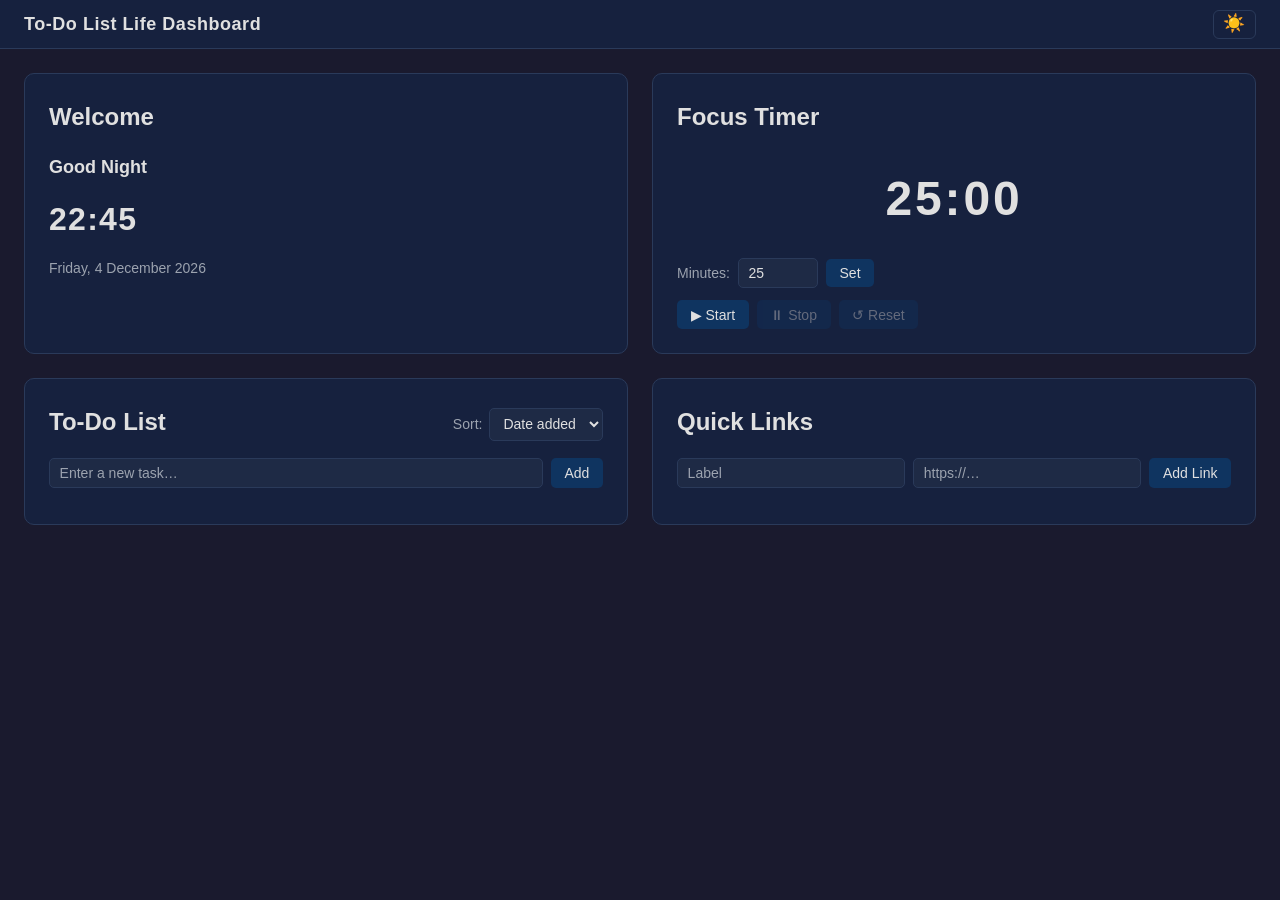
<file: index.html>
<!DOCTYPE html>
<html lang="en" data-theme="dark">
  <head>
    <meta charset="UTF-8" />
    <meta name="viewport" content="width=device-width, initial-scale=1.0" />
    <title>To-Do Life Dashboard</title>
    <link rel="stylesheet" href="css/style.css" />
  </head>
  <body>

    <!-- Top bar: theme toggle -->
    <header class="topbar">
      <span class="topbar-title">To-Do List Life Dashboard</span>
      <button id="theme-toggle" aria-label="Switch to light mode" title="Toggle light / dark mode">
        <span id="theme-icon">☀️</span>
      </button>
    </header>

    <div class="dashboard-grid">

      <!-- Greeting Widget -->
      <section id="greeting-widget" class="widget widget--greeting">
        <h2>Welcome</h2>
        <p id="greeting-text"></p>
        <p id="greeting-time"></p>
        <p id="greeting-date"></p>
      </section>

      <!-- Focus Timer Widget -->
      <section id="focus-timer" class="widget widget--timer">
        <h2>Focus Timer</h2>

        <div id="timer-display">25:00</div>
        <p id="timer-message" hidden>Session complete! 🎉</p>

        <!-- Custom duration row -->
        <div class="timer-config">
          <label for="timer-duration-input">Minutes:</label>
          <input id="timer-duration-input" type="number" min="1" max="120" value="25"
                 aria-label="Set timer duration in minutes" />
          <button id="timer-set-btn">Set</button>
        </div>

        <!-- Controls -->
        <div class="timer-controls">
          <button id="timer-start">▶ Start</button>
          <button id="timer-stop">⏸ Stop</button>
          <button id="timer-reset">↺ Reset</button>
        </div>
      </section>

      <!-- To-Do List Widget -->
      <section id="todo-list" class="widget widget--todo">
        <div class="widget-header">
          <h2>To-Do List</h2>
          <!-- Sort control -->
          <div class="sort-row">
            <label for="todo-sort-select">Sort:</label>
            <select id="todo-sort-select" aria-label="Sort tasks">
              <option value="added">Date added</option>
              <option value="az">A → Z</option>
              <option value="za">Z → A</option>
              <option value="done-last">Done last</option>
              <option value="done-first">Done first</option>
            </select>
          </div>
        </div>

        <div class="todo-add-row">
          <input id="todo-input" type="text" placeholder="Enter a new task…" />
          <button id="todo-add-btn">Add</button>
        </div>
        <ul id="todo-list-ul"></ul>
      </section>

      <!-- Quick Links Widget -->
      <section id="quick-links" class="widget widget--links">
        <h2>Quick Links</h2>
        <div class="links-add-row">
          <input id="link-label-input" type="text" placeholder="Label" />
          <input id="link-url-input"   type="url"  placeholder="https://…" />
          <button id="link-add-btn">Add Link</button>
        </div>
        <p id="link-validation-msg" hidden></p>
        <div id="links-container"></div>
        <div id="storage-error-banner" hidden></div>
      </section>

    </div>
    <script src="js/app.js" defer></script>
  </body>
</html>
</file>
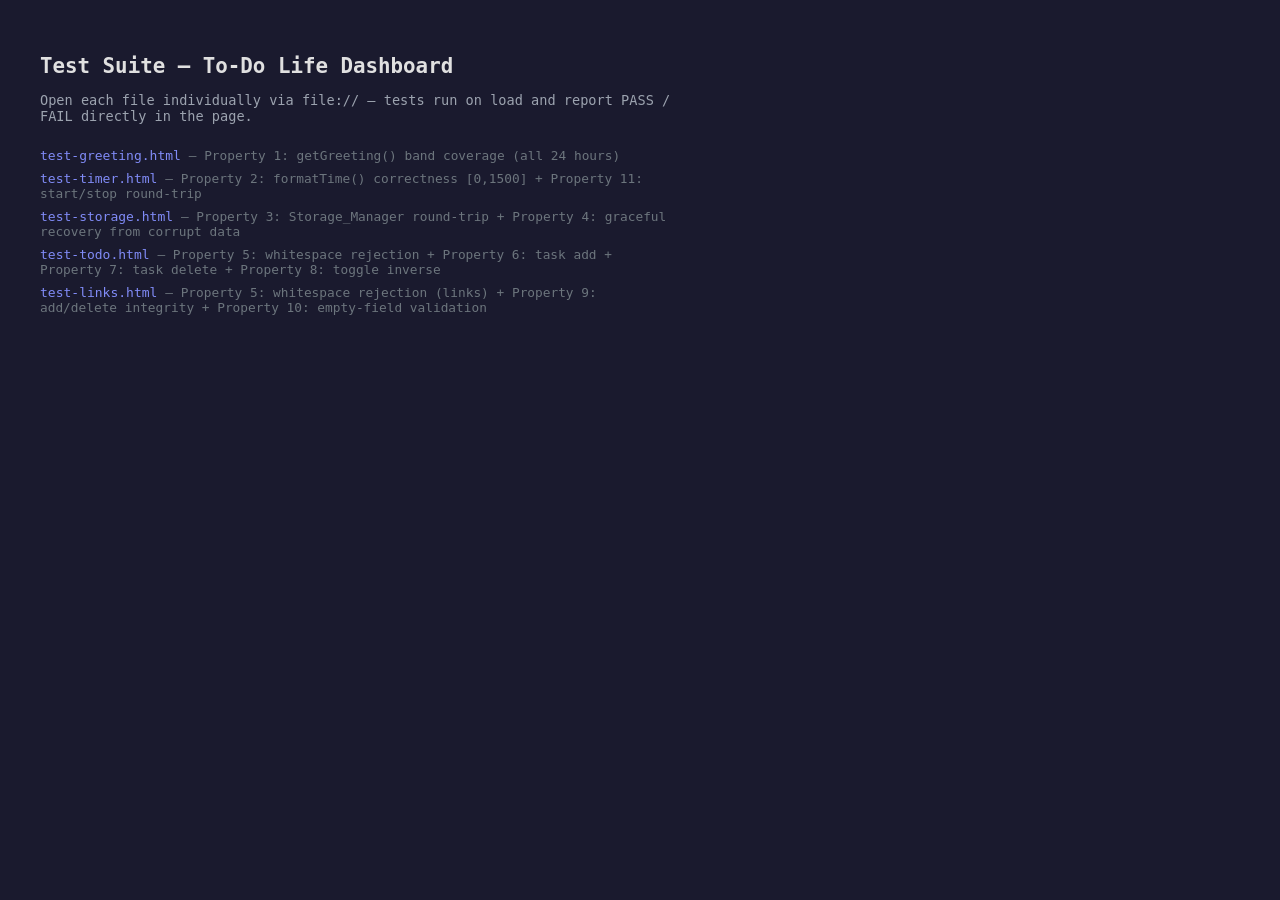
<file: tests/index.html>
<!DOCTYPE html>
<html lang="en">
<head>
  <meta charset="UTF-8" />
  <title>Test Suite Index — To-Do Life Dashboard</title>
  <style>
    body { font-family: monospace; background: #1a1a2e; color: #e0e0e0;
           padding: 2rem; max-width: 640px; }
    h1   { font-size: 1.3rem; margin-bottom: 0.5rem; }
    p    { color: #9ca3af; font-size: 0.85rem; margin-bottom: 1.5rem; }
    ul   { list-style: none; padding: 0; }
    li   { margin: 0.5rem 0; }
    a    { color: #818cf8; text-decoration: none; }
    a:hover { text-decoration: underline; }
    .prop { color: #6c757d; font-size: 0.8rem; }
  </style>
</head>
<body>
  <h1>Test Suite — To-Do Life Dashboard</h1>
  <p>Open each file individually via file:// — tests run on load and report
     PASS / FAIL directly in the page.</p>
  <ul>
    <li>
      <a href="test-greeting.html">test-greeting.html</a>
      <span class="prop">— Property 1: getGreeting() band coverage (all 24 hours)</span>
    </li>
    <li>
      <a href="test-timer.html">test-timer.html</a>
      <span class="prop">— Property 2: formatTime() correctness [0,1500] + Property 11: start/stop round-trip</span>
    </li>
    <li>
      <a href="test-storage.html">test-storage.html</a>
      <span class="prop">— Property 3: Storage_Manager round-trip + Property 4: graceful recovery from corrupt data</span>
    </li>
    <li>
      <a href="test-todo.html">test-todo.html</a>
      <span class="prop">— Property 5: whitespace rejection + Property 6: task add + Property 7: task delete + Property 8: toggle inverse</span>
    </li>
    <li>
      <a href="test-links.html">test-links.html</a>
      <span class="prop">— Property 5: whitespace rejection (links) + Property 9: add/delete integrity + Property 10: empty-field validation</span>
    </li>
  </ul>
</body>
</html>
</file>
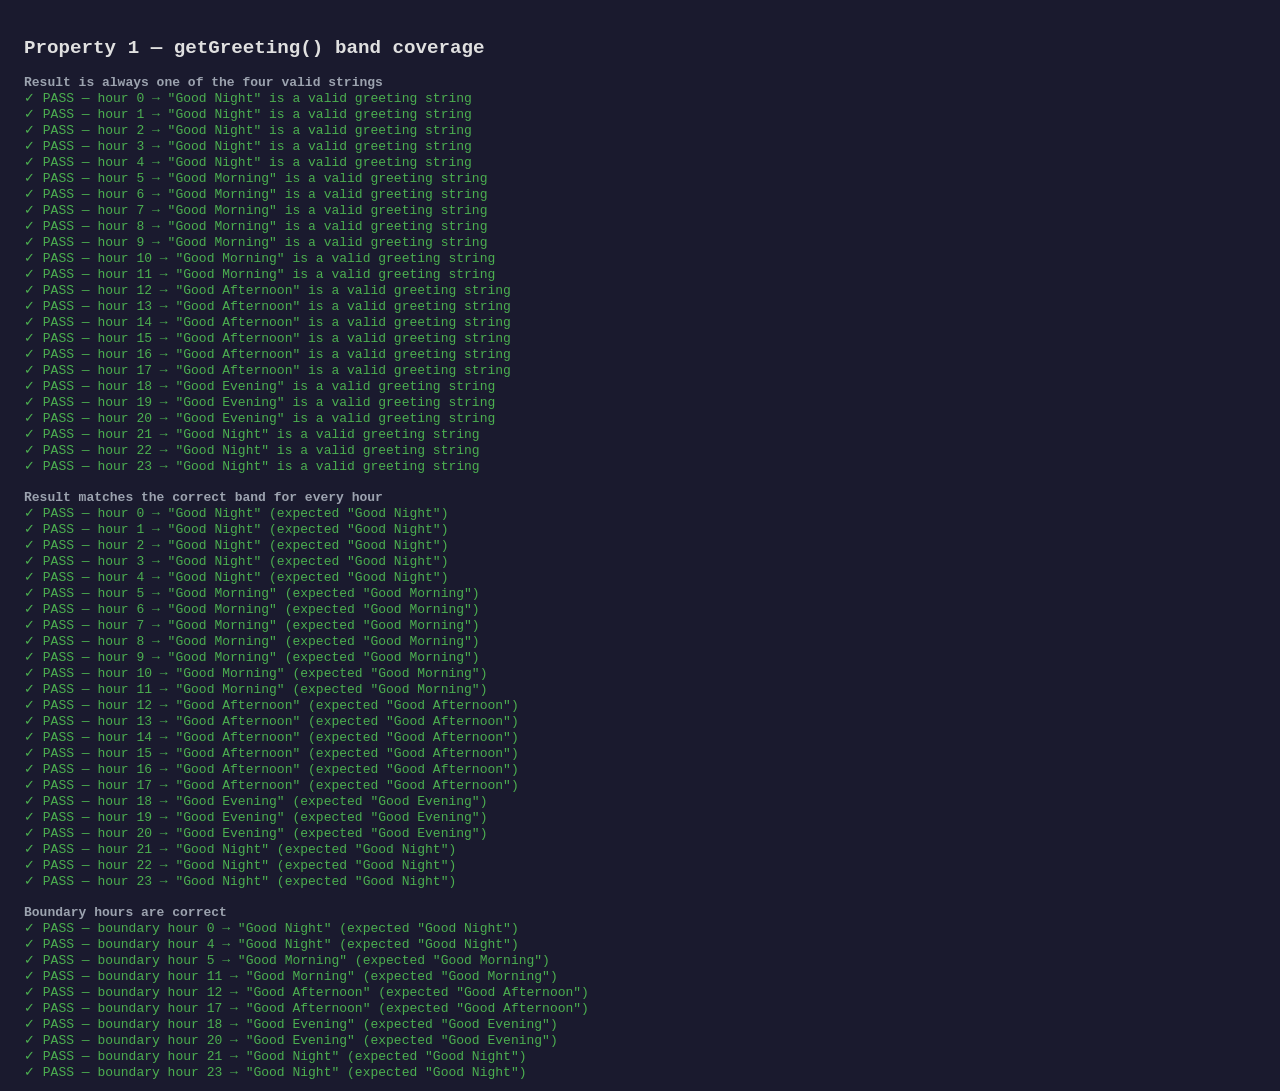
<file: tests/test-greeting.html>
<!DOCTYPE html>
<html lang="en">
<head>
  <meta charset="UTF-8" />
  <title>Test: Greeting_Widget — getGreeting()</title>
  <style>
    body { font-family: monospace; background: #1a1a2e; color: #e0e0e0; padding: 1rem; }
    h1   { font-size: 1.2rem; margin-bottom: 1rem; }
    .pass { color: #4caf50; }
    .fail { color: #f44336; }
    .section { margin-top: 1rem; font-weight: bold; color: #9ca3af; }
    #summary { margin-top: 1.5rem; font-size: 1.1rem; font-weight: bold; }
  </style>
</head>
<body>
  <h1>Property 1 — getGreeting() band coverage</h1>
  <div id="results"></div>
  <div id="summary"></div>

  <!--
    app.js defines getGreeting as a standalone named function on the global
    scope (not inside a module), so loading the script gives us access to it
    directly.  We use a minimal stub DOM so Storage_Manager.init() and the
    widget inits don't throw when they find missing elements.
  -->

  <!-- Minimal DOM stubs required by Storage_Manager + widget init calls -->
  <p id="greeting-text" style="display:none"></p>
  <p id="greeting-time" style="display:none"></p>
  <p id="greeting-date" style="display:none"></p>
  <div id="timer-display" style="display:none"></div>
  <button id="timer-start" style="display:none"></button>
  <button id="timer-stop"  style="display:none"></button>
  <button id="timer-reset" style="display:none"></button>
  <p id="timer-message"    style="display:none"></p>
  <input id="todo-input"   style="display:none" />
  <button id="todo-add-btn" style="display:none"></button>
  <ul id="todo-list-ul"    style="display:none"></ul>
  <input id="link-label-input" style="display:none" />
  <input id="link-url-input"   style="display:none" />
  <button id="link-add-btn"    style="display:none"></button>
  <p id="link-validation-msg"  style="display:none"></p>
  <div id="links-container"    style="display:none"></div>
  <div id="storage-error-banner" style="display:none"></div>
  <section id="todo-list"   style="display:none"></section>
  <section id="quick-links" style="display:none"></section>

  <script src="../js/app.js"></script>
  <script>
    'use strict';

    // ── Tiny harness ─────────────────────────────────────────────────────────
    const results = document.getElementById('results');
    const summary = document.getElementById('summary');
    let passed = 0, failed = 0;

    function assert(condition, description) {
      const el = document.createElement('div');
      if (condition) {
        el.className   = 'pass';
        el.textContent = '✓ PASS — ' + description;
        passed++;
      } else {
        el.className   = 'fail';
        el.textContent = '✗ FAIL — ' + description;
        failed++;
      }
      results.appendChild(el);
    }

    function section(label) {
      const el = document.createElement('div');
      el.className   = 'section';
      el.textContent = label;
      results.appendChild(el);
    }

    // ── Property 1: getGreeting band coverage ────────────────────────────────
    // For every integer hour in [0, 23] verify:
    //   (a) the result is one of the four valid strings
    //   (b) the result matches the correct band

    const VALID = new Set(['Good Morning', 'Good Afternoon', 'Good Evening', 'Good Night']);
    const BANDS = {
      'Good Morning'   : [5, 6, 7, 8, 9, 10, 11],
      'Good Afternoon' : [12, 13, 14, 15, 16, 17],
      'Good Evening'   : [18, 19, 20],
      'Good Night'     : [0, 1, 2, 3, 4, 21, 22, 23],
    };

    // Build reverse map: hour → expected greeting
    const EXPECTED = {};
    for (const [greeting, hours] of Object.entries(BANDS)) {
      for (const h of hours) EXPECTED[h] = greeting;
    }

    section('Result is always one of the four valid strings');
    for (let h = 0; h <= 23; h++) {
      const result = getGreeting(h);
      assert(
        VALID.has(result),
        'hour ' + h + ' → "' + result + '" is a valid greeting string'
      );
    }

    section('Result matches the correct band for every hour');
    for (let h = 0; h <= 23; h++) {
      const result   = getGreeting(h);
      const expected = EXPECTED[h];
      assert(
        result === expected,
        'hour ' + h + ' → "' + result + '" (expected "' + expected + '")'
      );
    }

    section('Boundary hours are correct');
    const boundaries = [
      [0,  'Good Night'],
      [4,  'Good Night'],
      [5,  'Good Morning'],
      [11, 'Good Morning'],
      [12, 'Good Afternoon'],
      [17, 'Good Afternoon'],
      [18, 'Good Evening'],
      [20, 'Good Evening'],
      [21, 'Good Night'],
      [23, 'Good Night'],
    ];
    for (const [h, expected] of boundaries) {
      assert(
        getGreeting(h) === expected,
        'boundary hour ' + h + ' → "' + getGreeting(h) + '" (expected "' + expected + '")'
      );
    }

    // ── Summary ──────────────────────────────────────────────────────────────
    summary.textContent = 'Results: ' + passed + ' passed, ' + failed + ' failed';
    summary.style.color = failed === 0 ? '#4caf50' : '#f44336';
  </script>
</body>
</html>
</file>
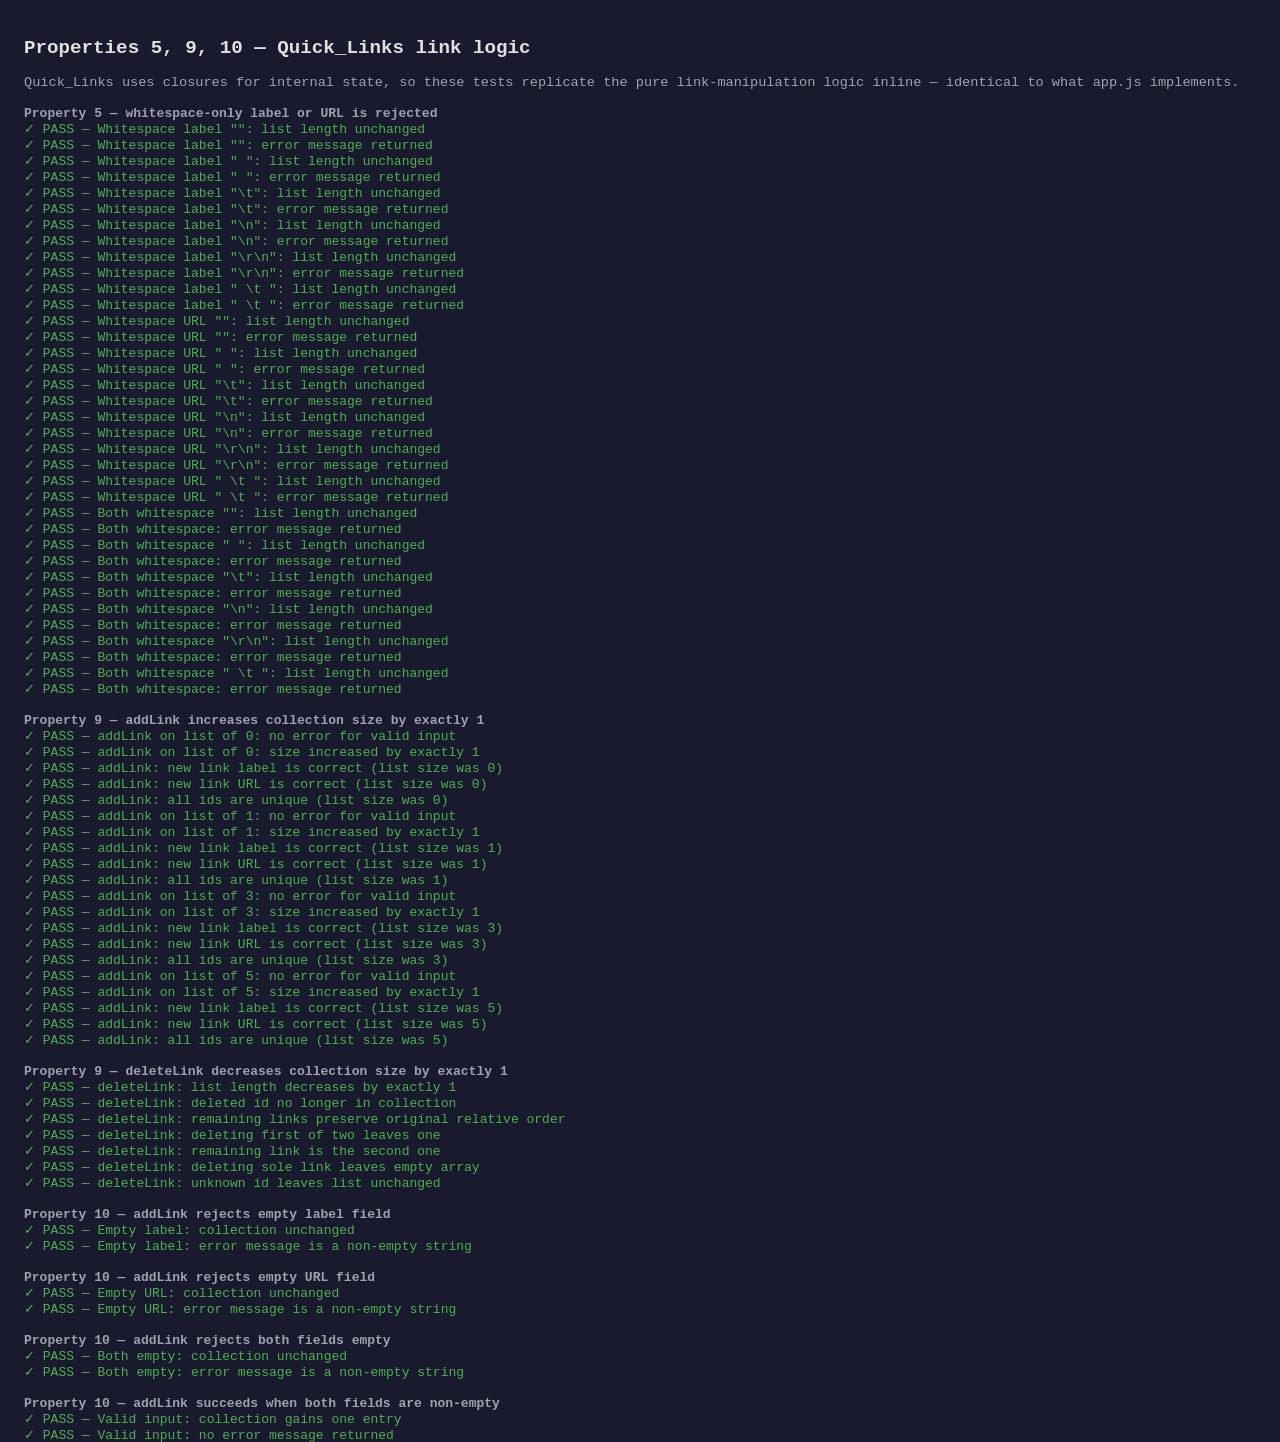
<file: tests/test-links.html>
<!DOCTYPE html>
<html lang="en">
<head>
  <meta charset="UTF-8" />
  <title>Test: Quick_Links — link logic properties</title>
  <style>
    body { font-family: monospace; background: #1a1a2e; color: #e0e0e0; padding: 1rem; }
    h1   { font-size: 1.2rem; margin-bottom: 1rem; }
    .pass { color: #4caf50; }
    .fail { color: #f44336; }
    .section { margin-top: 1rem; font-weight: bold; color: #9ca3af; }
    #summary { margin-top: 1.5rem; font-size: 1.1rem; font-weight: bold; }
  </style>
</head>
<body>
  <h1>Properties 5, 9, 10 — Quick_Links link logic</h1>
  <p style="color:#9ca3af; font-size:0.85rem; margin-bottom:1rem;">
    Quick_Links uses closures for internal state, so these tests replicate
    the pure link-manipulation logic inline — identical to what app.js
    implements.
  </p>
  <div id="results"></div>
  <div id="summary"></div>

  <script>
    'use strict';

    // ── Tiny harness ─────────────────────────────────────────────────────────
    const results = document.getElementById('results');
    const summary = document.getElementById('summary');
    let passed = 0, failed = 0;

    function assert(condition, description) {
      const el = document.createElement('div');
      if (condition) {
        el.className   = 'pass';
        el.textContent = '✓ PASS — ' + description;
        passed++;
      } else {
        el.className   = 'fail';
        el.textContent = '✗ FAIL — ' + description;
        failed++;
      }
      results.appendChild(el);
    }

    function section(label) {
      const el = document.createElement('div');
      el.className   = 'section';
      el.textContent = label;
      results.appendChild(el);
    }

    // ── Inline pure link-logic harness ────────────────────────────────────────
    // Mirrors Quick_Links._addLink() and ._deleteLink() validation / mutation logic.

    /**
     * Attempt to add a link from raw label and url strings.
     * Returns { links: Link[], error: string|null }
     * Mirrors Quick_Links._addLink() validation + creation logic.
     */
    function addLink(links, rawLabel, rawUrl) {
      const label = rawLabel.trim();
      const url   = rawUrl.trim();

      // Validation mirrors app.js: rejects empty/whitespace fields
      if (label.length === 0 && url.length === 0) {
        return { links, error: 'Please enter both a label and a URL.' };
      }
      if (label.length === 0) {
        return { links, error: 'Please enter a label for the link.' };
      }
      if (url.length === 0) {
        return { links, error: 'Please enter a URL for the link.' };
      }

      const link = {
        id:        'id-' + Math.random().toString(36).slice(2),
        label,
        url,
        createdAt: Date.now(),
      };
      return { links: [...links, link], error: null };
    }

    /**
     * Delete link by id.
     * Mirrors Quick_Links._deleteLink().
     */
    function deleteLink(links, id) {
      return links.filter(l => l.id !== id);
    }

    // ── Property 5 (links): whitespace-only label/url is rejected ────────────
    section('Property 5 — whitespace-only label or URL is rejected');

    const whitespaceInputs = ['', ' ', '\t', '\n', '\r\n', '   \t   '];
    const seedLinks = [
      { id: 'seed-1', label: 'Google', url: 'https://google.com', createdAt: 1000 },
    ];

    // Whitespace label, valid URL
    for (const ws of whitespaceInputs) {
      const { links, error } = addLink(seedLinks, ws, 'https://example.com');
      assert(links.length === seedLinks.length,
        'Whitespace label ' + JSON.stringify(ws) + ': list length unchanged');
      assert(typeof error === 'string' && error.length > 0,
        'Whitespace label ' + JSON.stringify(ws) + ': error message returned');
    }

    // Valid label, whitespace URL
    for (const ws of whitespaceInputs) {
      const { links, error } = addLink(seedLinks, 'My Site', ws);
      assert(links.length === seedLinks.length,
        'Whitespace URL ' + JSON.stringify(ws) + ': list length unchanged');
      assert(typeof error === 'string' && error.length > 0,
        'Whitespace URL ' + JSON.stringify(ws) + ': error message returned');
    }

    // Both whitespace
    for (const ws of whitespaceInputs) {
      const { links, error } = addLink(seedLinks, ws, ws);
      assert(links.length === seedLinks.length,
        'Both whitespace ' + JSON.stringify(ws) + ': list length unchanged');
      assert(typeof error === 'string' && error.length > 0,
        'Both whitespace: error message returned');
    }

    // ── Property 9: Link addition / deletion maintain collection integrity ────
    section('Property 9 — addLink increases collection size by exactly 1');

    const listSizes = [0, 1, 3, 5];
    for (const size of listSizes) {
      const initial = Array.from({ length: size }, (_, i) => ({
        id: 'lnk-' + i, label: 'Link ' + i, url: 'https://example.com/' + i, createdAt: i,
      }));
      const { links: after, error } = addLink(initial, 'New Site', 'https://new.example.com');

      assert(error === null,
        'addLink on list of ' + size + ': no error for valid input');
      assert(after.length === initial.length + 1,
        'addLink on list of ' + size + ': size increased by exactly 1');

      const newLink = after[after.length - 1];
      assert(newLink.label === 'New Site',
        'addLink: new link label is correct (list size was ' + size + ')');
      assert(newLink.url === 'https://new.example.com',
        'addLink: new link URL is correct (list size was ' + size + ')');

      // id uniqueness
      const ids = after.map(l => l.id);
      assert(new Set(ids).size === ids.length,
        'addLink: all ids are unique (list size was ' + size + ')');
    }

    section('Property 9 — deleteLink decreases collection size by exactly 1');

    {
      const links = [
        { id: 'dl-1', label: 'Alpha', url: 'https://a.com', createdAt: 1 },
        { id: 'dl-2', label: 'Beta',  url: 'https://b.com', createdAt: 2 },
        { id: 'dl-3', label: 'Gamma', url: 'https://c.com', createdAt: 3 },
      ];

      // Delete middle
      const after = deleteLink(links, 'dl-2');
      assert(after.length === links.length - 1,
        'deleteLink: list length decreases by exactly 1');
      assert(after.every(l => l.id !== 'dl-2'),
        'deleteLink: deleted id no longer in collection');
      assert(after[0].id === 'dl-1' && after[1].id === 'dl-3',
        'deleteLink: remaining links preserve original relative order');
    }

    {
      // Delete first
      const links = [
        { id: 'e1', label: 'One', url: 'https://one.com', createdAt: 1 },
        { id: 'e2', label: 'Two', url: 'https://two.com', createdAt: 2 },
      ];
      const after = deleteLink(links, 'e1');
      assert(after.length === 1, 'deleteLink: deleting first of two leaves one');
      assert(after[0].id === 'e2', 'deleteLink: remaining link is the second one');
    }

    {
      // Delete sole link
      const links = [{ id: 'sole', label: 'Only', url: 'https://only.com', createdAt: 1 }];
      const after = deleteLink(links, 'sole');
      assert(after.length === 0, 'deleteLink: deleting sole link leaves empty array');
    }

    {
      // Delete id not present — list unchanged
      const links = [{ id: 'z1', label: 'Z', url: 'https://z.com', createdAt: 1 }];
      const after = deleteLink(links, 'nonexistent');
      assert(after.length === 1, 'deleteLink: unknown id leaves list unchanged');
    }

    // ── Property 10: Link validation rejects empty fields ────────────────────
    section('Property 10 — addLink rejects empty label field');
    {
      const { links, error } = addLink([], '', 'https://example.com');
      assert(links.length === 0, 'Empty label: collection unchanged');
      assert(typeof error === 'string' && error.length > 0,
        'Empty label: error message is a non-empty string');
    }

    section('Property 10 — addLink rejects empty URL field');
    {
      const { links, error } = addLink([], 'My Site', '');
      assert(links.length === 0, 'Empty URL: collection unchanged');
      assert(typeof error === 'string' && error.length > 0,
        'Empty URL: error message is a non-empty string');
    }

    section('Property 10 — addLink rejects both fields empty');
    {
      const { links, error } = addLink([], '', '');
      assert(links.length === 0, 'Both empty: collection unchanged');
      assert(typeof error === 'string' && error.length > 0,
        'Both empty: error message is a non-empty string');
    }

    section('Property 10 — addLink succeeds when both fields are non-empty');
    {
      const { links, error } = addLink([], 'GitHub', 'https://github.com');
      assert(links.length === 1, 'Valid input: collection gains one entry');
      assert(error === null,     'Valid input: no error message returned');
    }

    // ── Summary ──────────────────────────────────────────────────────────────
    summary.textContent = 'Results: ' + passed + ' passed, ' + failed + ' failed';
    summary.style.color = failed === 0 ? '#4caf50' : '#f44336';
  </script>
</body>
</html>
</file>
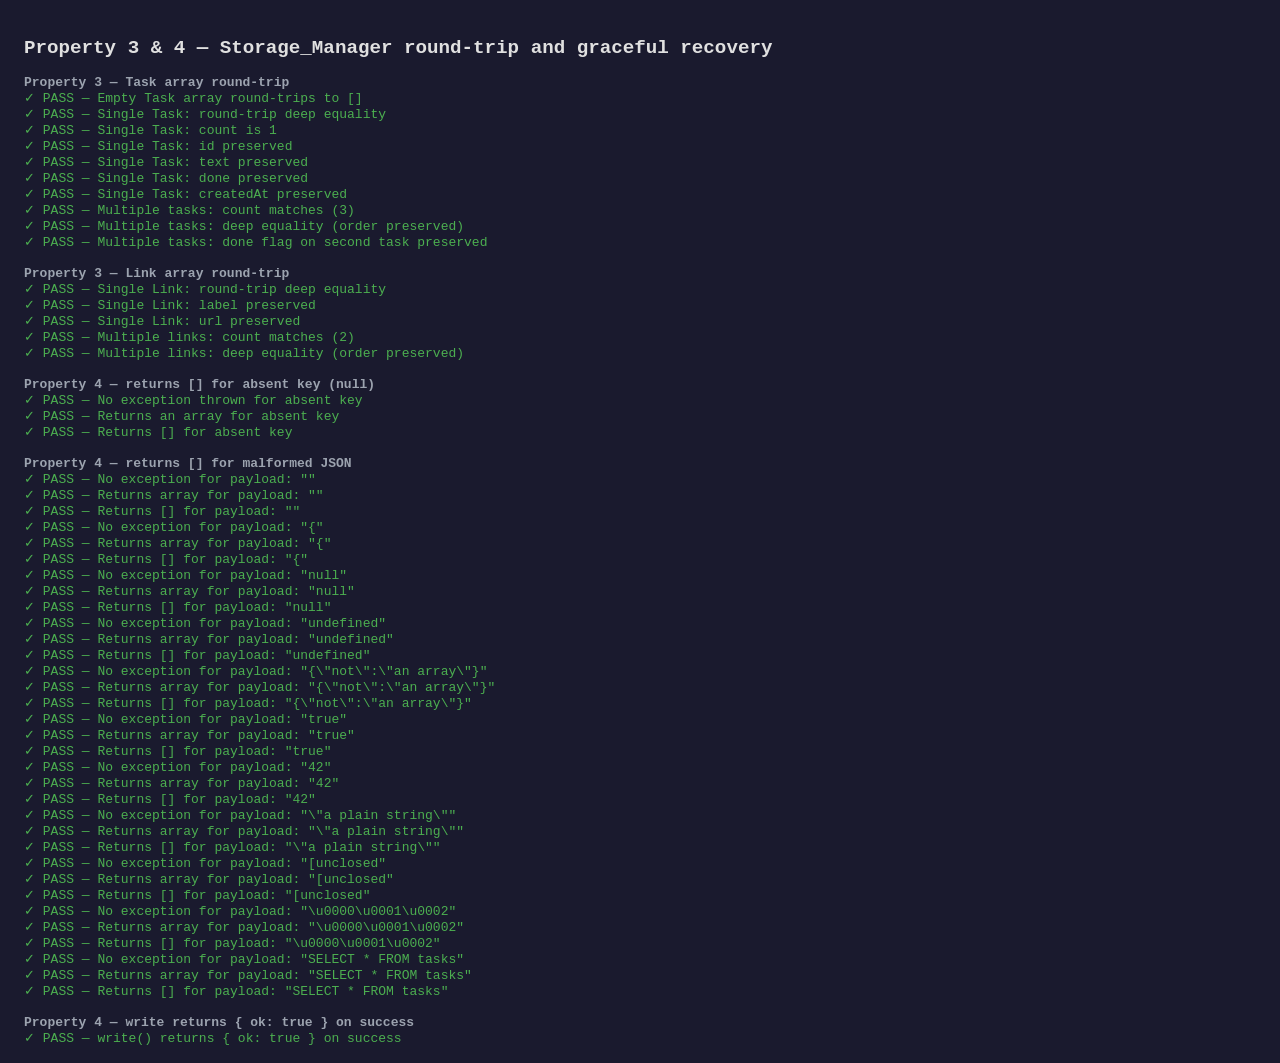
<file: tests/test-storage.html>
<!DOCTYPE html>
<html lang="en">
<head>
  <meta charset="UTF-8" />
  <title>Test: Storage_Manager — round-trip &amp; graceful recovery</title>
  <style>
    body { font-family: monospace; background: #1a1a2e; color: #e0e0e0; padding: 1rem; }
    h1   { font-size: 1.2rem; margin-bottom: 1rem; }
    .pass { color: #4caf50; }
    .fail { color: #f44336; }
    .section { margin-top: 1rem; font-weight: bold; color: #9ca3af; }
    #summary { margin-top: 1.5rem; font-size: 1.1rem; font-weight: bold; }
  </style>
</head>
<body>
  <h1>Property 3 &amp; 4 — Storage_Manager round-trip and graceful recovery</h1>
  <div id="results"></div>
  <div id="summary"></div>

  <!-- Minimal DOM stubs so other widget inits don't throw -->
  <p id="greeting-text" style="display:none"></p>
  <p id="greeting-time" style="display:none"></p>
  <p id="greeting-date" style="display:none"></p>
  <div id="timer-display" style="display:none"></div>
  <button id="timer-start" style="display:none"></button>
  <button id="timer-stop"  style="display:none"></button>
  <button id="timer-reset" style="display:none"></button>
  <p id="timer-message"    style="display:none"></p>
  <input id="todo-input"    style="display:none" />
  <button id="todo-add-btn" style="display:none"></button>
  <ul id="todo-list-ul"     style="display:none"></ul>
  <input id="link-label-input" style="display:none" />
  <input id="link-url-input"   style="display:none" />
  <button id="link-add-btn"    style="display:none"></button>
  <p id="link-validation-msg"  style="display:none"></p>
  <div id="links-container"    style="display:none"></div>
  <div id="storage-error-banner" style="display:none"></div>
  <section id="todo-list"   style="display:none"></section>
  <section id="quick-links" style="display:none"></section>

  <script src="../js/app.js"></script>
  <script>
    'use strict';

    // ── Tiny harness ─────────────────────────────────────────────────────────
    const results = document.getElementById('results');
    const summary = document.getElementById('summary');
    let passed = 0, failed = 0;

    function assert(condition, description) {
      const el = document.createElement('div');
      if (condition) {
        el.className   = 'pass';
        el.textContent = '✓ PASS — ' + description;
        passed++;
      } else {
        el.className   = 'fail';
        el.textContent = '✗ FAIL — ' + description;
        failed++;
      }
      results.appendChild(el);
    }

    function section(label) {
      const el = document.createElement('div');
      el.className   = 'section';
      el.textContent = label;
      results.appendChild(el);
    }

    // Use an isolated test key so we don't pollute production data
    const TEST_KEY = '__tld_test__';

    // Deep equality helper (simple, for plain objects / arrays of plain objects)
    function deepEqual(a, b) {
      return JSON.stringify(a) === JSON.stringify(b);
    }

    // ── Property 3: Collection serialisation round-trip ───────────────────────

    section('Property 3 — Task array round-trip');

    // Empty array
    {
      const arr = [];
      Storage_Manager.write(TEST_KEY, arr);
      const back = Storage_Manager.read(TEST_KEY);
      assert(deepEqual(back, arr), 'Empty Task array round-trips to []');
    }

    // Single task
    {
      const arr = [{
        id: 'aaa-111',
        text: 'Buy groceries',
        done: false,
        createdAt: 1748908800000,
      }];
      Storage_Manager.write(TEST_KEY, arr);
      const back = Storage_Manager.read(TEST_KEY);
      assert(deepEqual(back, arr),        'Single Task: round-trip deep equality');
      assert(back.length === 1,           'Single Task: count is 1');
      assert(back[0].id === arr[0].id,    'Single Task: id preserved');
      assert(back[0].text === arr[0].text,'Single Task: text preserved');
      assert(back[0].done === arr[0].done,'Single Task: done preserved');
      assert(back[0].createdAt === arr[0].createdAt, 'Single Task: createdAt preserved');
    }

    // Multiple tasks (order must be preserved)
    {
      const arr = [
        { id: 'aaa-1', text: 'Task one',   done: false, createdAt: 1000 },
        { id: 'aaa-2', text: 'Task two',   done: true,  createdAt: 2000 },
        { id: 'aaa-3', text: 'Task three', done: false, createdAt: 3000 },
      ];
      Storage_Manager.write(TEST_KEY, arr);
      const back = Storage_Manager.read(TEST_KEY);
      assert(back.length === 3, 'Multiple tasks: count matches (3)');
      assert(deepEqual(back, arr), 'Multiple tasks: deep equality (order preserved)');
      assert(back[1].done === true, 'Multiple tasks: done flag on second task preserved');
    }

    section('Property 3 — Link array round-trip');

    // Single link
    {
      const arr = [{
        id:        'bbb-222',
        label:     'GitHub',
        url:       'https://github.com',
        createdAt: 1748908900000,
      }];
      Storage_Manager.write(TEST_KEY, arr);
      const back = Storage_Manager.read(TEST_KEY);
      assert(deepEqual(back, arr),            'Single Link: round-trip deep equality');
      assert(back[0].label === arr[0].label,  'Single Link: label preserved');
      assert(back[0].url   === arr[0].url,    'Single Link: url preserved');
    }

    // Multiple links
    {
      const arr = [
        { id: 'bbb-1', label: 'Google',   url: 'https://google.com',  createdAt: 100 },
        { id: 'bbb-2', label: 'MDN',      url: 'https://developer.mozilla.org', createdAt: 200 },
      ];
      Storage_Manager.write(TEST_KEY, arr);
      const back = Storage_Manager.read(TEST_KEY);
      assert(back.length === 2,    'Multiple links: count matches (2)');
      assert(deepEqual(back, arr), 'Multiple links: deep equality (order preserved)');
    }

    // ── Property 4: Graceful recovery from corrupt / null data ───────────────

    section('Property 4 — returns [] for absent key (null)');
    {
      localStorage.removeItem(TEST_KEY);
      let result;
      let threw = false;
      try { result = Storage_Manager.read(TEST_KEY); }
      catch (e) { threw = true; }
      assert(!threw,              'No exception thrown for absent key');
      assert(Array.isArray(result), 'Returns an array for absent key');
      assert(result.length === 0, 'Returns [] for absent key');
    }

    section('Property 4 — returns [] for malformed JSON');
    const corruptPayloads = [
      '',
      '{',
      'null',
      'undefined',
      '{"not":"an array"}',
      'true',
      '42',
      '"a plain string"',
      '[unclosed',
      '\x00\x01\x02',
      'SELECT * FROM tasks',
    ];
    for (const payload of corruptPayloads) {
      localStorage.setItem(TEST_KEY, payload);
      let result;
      let threw = false;
      try { result = Storage_Manager.read(TEST_KEY); }
      catch (e) { threw = true; }
      assert(!threw,               'No exception for payload: ' + JSON.stringify(payload.slice(0, 30)));
      assert(Array.isArray(result), 'Returns array for payload: ' + JSON.stringify(payload.slice(0, 30)));
      assert(result.length === 0,  'Returns [] for payload: ' + JSON.stringify(payload.slice(0, 30)));
    }

    section('Property 4 — write returns { ok: true } on success');
    {
      const writeResult = Storage_Manager.write(TEST_KEY, [{ id: '1', text: 'test', done: false, createdAt: 0 }]);
      assert(writeResult.ok === true, 'write() returns { ok: true } on success');
    }

    // Cleanup test key
    localStorage.removeItem(TEST_KEY);

    // ── Summary ──────────────────────────────────────────────────────────────
    summary.textContent = 'Results: ' + passed + ' passed, ' + failed + ' failed';
    summary.style.color = failed === 0 ? '#4caf50' : '#f44336';
  </script>
</body>
</html>
</file>
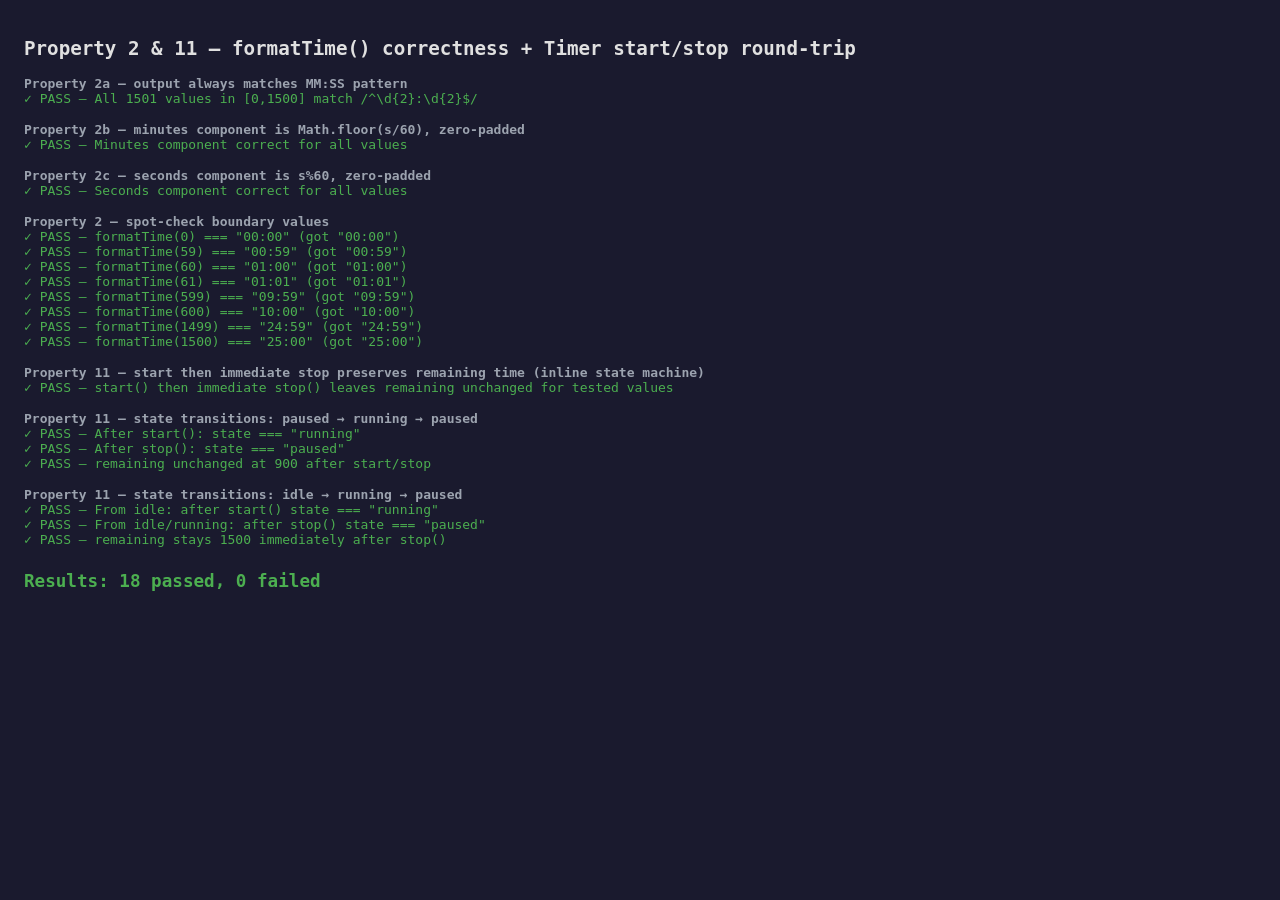
<file: tests/test-timer.html>
<!DOCTYPE html>
<html lang="en">
<head>
  <meta charset="UTF-8" />
  <title>Test: Focus_Timer — formatTime() + start/stop round-trip</title>
  <style>
    body { font-family: monospace; background: #1a1a2e; color: #e0e0e0; padding: 1rem; }
    h1   { font-size: 1.2rem; margin-bottom: 1rem; }
    .pass { color: #4caf50; }
    .fail { color: #f44336; }
    .section { margin-top: 1rem; font-weight: bold; color: #9ca3af; }
    #summary { margin-top: 1.5rem; font-size: 1.1rem; font-weight: bold; }
  </style>
</head>
<body>
  <h1>Property 2 &amp; 11 — formatTime() correctness + Timer start/stop round-trip</h1>
  <div id="results"></div>
  <div id="summary"></div>

  <!-- Minimal DOM stubs so app.js module inits don't throw -->
  <p id="greeting-text" style="display:none"></p>
  <p id="greeting-time" style="display:none"></p>
  <p id="greeting-date" style="display:none"></p>
  <div id="timer-display" style="display:none"></div>
  <button id="timer-start" style="display:none"></button>
  <button id="timer-stop"  style="display:none"></button>
  <button id="timer-reset" style="display:none"></button>
  <p id="timer-message"    style="display:none"></p>
  <input id="todo-input"    style="display:none" />
  <button id="todo-add-btn" style="display:none"></button>
  <ul id="todo-list-ul"     style="display:none"></ul>
  <input id="link-label-input" style="display:none" />
  <input id="link-url-input"   style="display:none" />
  <button id="link-add-btn"    style="display:none"></button>
  <p id="link-validation-msg"  style="display:none"></p>
  <div id="links-container"    style="display:none"></div>
  <div id="storage-error-banner" style="display:none"></div>
  <section id="todo-list"   style="display:none"></section>
  <section id="quick-links" style="display:none"></section>

  <script src="../js/app.js"></script>
  <script>
    'use strict';

    // ── Tiny harness ─────────────────────────────────────────────────────────
    const results = document.getElementById('results');
    const summary = document.getElementById('summary');
    let passed = 0, failed = 0;

    function assert(condition, description) {
      const el = document.createElement('div');
      if (condition) {
        el.className   = 'pass';
        el.textContent = '✓ PASS — ' + description;
        passed++;
      } else {
        el.className   = 'fail';
        el.textContent = '✗ FAIL — ' + description;
        failed++;
      }
      results.appendChild(el);
    }

    function section(label) {
      const el = document.createElement('div');
      el.className   = 'section';
      el.textContent = label;
      results.appendChild(el);
    }

    // ── Property 2: formatTime correctness ───────────────────────────────────
    // For every integer second in [0, 1500]:
    //   (a) output matches /^\d{2}:\d{2}$/
    //   (b) minutes component === Math.floor(s/60) zero-padded to 2 digits
    //   (c) seconds component === s % 60 zero-padded to 2 digits

    const MM_SS_RE = /^\d{2}:\d{2}$/;

    section('Property 2a — output always matches MM:SS pattern');
    // Check every value; report first failure and a pass summary to keep output manageable
    let formatPatternFails = [];
    for (let s = 0; s <= 1500; s++) {
      const result = formatTime(s);
      if (!MM_SS_RE.test(result)) formatPatternFails.push(s);
    }
    assert(
      formatPatternFails.length === 0,
      'All 1501 values in [0,1500] match /^\\d{2}:\\d{2}$/' +
        (formatPatternFails.length ? ' — failing at: ' + formatPatternFails.slice(0, 5).join(', ') : '')
    );

    section('Property 2b — minutes component is Math.floor(s/60), zero-padded');
    let minutesFails = [];
    for (let s = 0; s <= 1500; s++) {
      const result       = formatTime(s);
      const mmPart       = result.split(':')[0];
      const expectedMM   = String(Math.floor(s / 60)).padStart(2, '0');
      if (mmPart !== expectedMM) minutesFails.push({ s, got: mmPart, expected: expectedMM });
    }
    assert(
      minutesFails.length === 0,
      'Minutes component correct for all values' +
        (minutesFails.length ? ' — first failure: s=' + minutesFails[0].s + ' got "' + minutesFails[0].got + '" expected "' + minutesFails[0].expected + '"' : '')
    );

    section('Property 2c — seconds component is s%60, zero-padded');
    let secsFails = [];
    for (let s = 0; s <= 1500; s++) {
      const result       = formatTime(s);
      const ssPart       = result.split(':')[1];
      const expectedSS   = String(s % 60).padStart(2, '0');
      if (ssPart !== expectedSS) secsFails.push({ s, got: ssPart, expected: expectedSS });
    }
    assert(
      secsFails.length === 0,
      'Seconds component correct for all values' +
        (secsFails.length ? ' — first failure: s=' + secsFails[0].s + ' got "' + secsFails[0].got + '" expected "' + secsFails[0].expected + '"' : '')
    );

    section('Property 2 — spot-check boundary values');
    const spotChecks = [
      [0,    '00:00'],
      [59,   '00:59'],
      [60,   '01:00'],
      [61,   '01:01'],
      [599,  '09:59'],
      [600,  '10:00'],
      [1499, '24:59'],
      [1500, '25:00'],
    ];
    for (const [s, expected] of spotChecks) {
      assert(
        formatTime(s) === expected,
        'formatTime(' + s + ') === "' + expected + '" (got "' + formatTime(s) + '")'
      );
    }

    // ── Property 11: Timer start/stop round-trip preserves remaining time ────
    // We test the pure state logic directly:
    //   Given any remaining value in [1, 1499], calling start() then stop()
    //   immediately must leave remaining unchanged (no decrement without a
    //   real 1-second interval tick).
    //
    // Focus_Timer uses a closure so we test the logic by replicating the
    // minimal state machine inline.  This is equivalent to what Focus_Timer
    // does: start() sets state='running' + starts interval, stop() clears
    // interval + sets state='paused'.  The interval _tick is NOT called
    // synchronously, so remaining stays the same immediately after stop().

    section('Property 11 — start then immediate stop preserves remaining time (inline state machine)');

    function makeTimer() {
      const st = { state: 'idle', remaining: 1500, intervalId: null };

      function start() {
        if (st.state === 'expired') { st.remaining = 1500; st.state = 'idle'; }
        if (st.state === 'idle' || st.state === 'paused') {
          st.state = 'running';
          // Use a real setInterval so we can test the real interface;
          // we'll call stop() synchronously before any tick fires.
          st.intervalId = setInterval(() => { st.remaining -= 1; }, 1000);
        }
      }

      function stop() {
        if (st.state === 'running') {
          clearInterval(st.intervalId);
          st.intervalId = null;
          st.state = 'paused';
        }
      }

      function reset() {
        clearInterval(st.intervalId);
        st.intervalId = null;
        st.state = 'idle';
        st.remaining = 1500;
      }

      return { st, start, stop, reset };
    }

    // Test a sample of values across the [1, 1499] range
    const testValues = [1, 100, 500, 749, 750, 1000, 1250, 1499];
    let roundTripFails = [];

    for (const v of testValues) {
      const timer = makeTimer();
      timer.st.remaining = v;
      timer.st.state = 'paused'; // pre-condition: already paused (or use idle)
      const before = timer.st.remaining;
      timer.start();
      // Synchronous stop — no interval tick has fired yet
      timer.stop();
      const after = timer.st.remaining;
      if (before !== after) roundTripFails.push({ v, before, after });
      timer.reset(); // cleanup
    }

    assert(
      roundTripFails.length === 0,
      'start() then immediate stop() leaves remaining unchanged for tested values' +
        (roundTripFails.length ? ' — failures: ' + JSON.stringify(roundTripFails) : '')
    );

    section('Property 11 — state transitions: paused → running → paused');
    {
      const timer = makeTimer();
      timer.st.remaining = 900;
      timer.st.state = 'paused';
      timer.start();
      assert(timer.st.state === 'running', 'After start(): state === "running"');
      timer.stop();
      assert(timer.st.state === 'paused',  'After stop(): state === "paused"');
      assert(timer.st.remaining === 900,    'remaining unchanged at 900 after start/stop');
      timer.reset();
    }

    section('Property 11 — state transitions: idle → running → paused');
    {
      const timer = makeTimer();
      // idle with default remaining=1500
      timer.start();
      assert(timer.st.state === 'running', 'From idle: after start() state === "running"');
      timer.stop();
      assert(timer.st.state === 'paused',  'From idle/running: after stop() state === "paused"');
      assert(timer.st.remaining === 1500,   'remaining stays 1500 immediately after stop()');
      timer.reset();
    }

    // ── Summary ──────────────────────────────────────────────────────────────
    summary.textContent = 'Results: ' + passed + ' passed, ' + failed + ' failed';
    summary.style.color = failed === 0 ? '#4caf50' : '#f44336';
  </script>
</body>
</html>
</file>
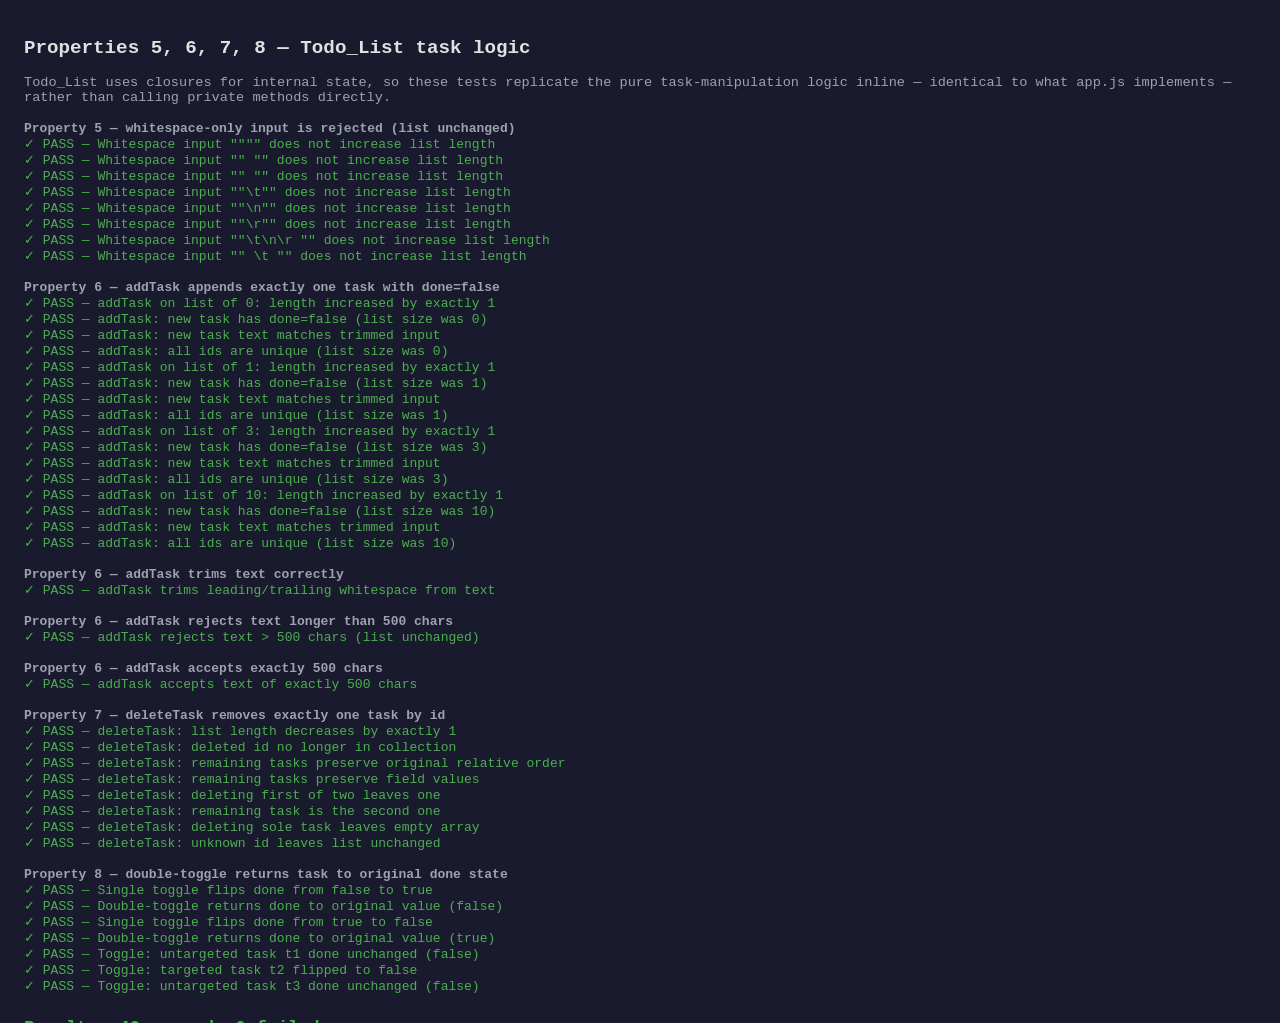
<file: tests/test-todo.html>
<!DOCTYPE html>
<html lang="en">
<head>
  <meta charset="UTF-8" />
  <title>Test: Todo_List — task logic properties</title>
  <style>
    body { font-family: monospace; background: #1a1a2e; color: #e0e0e0; padding: 1rem; }
    h1   { font-size: 1.2rem; margin-bottom: 1rem; }
    .pass { color: #4caf50; }
    .fail { color: #f44336; }
    .section { margin-top: 1rem; font-weight: bold; color: #9ca3af; }
    #summary { margin-top: 1.5rem; font-size: 1.1rem; font-weight: bold; }
  </style>
</head>
<body>
  <h1>Properties 5, 6, 7, 8 — Todo_List task logic</h1>
  <p style="color:#9ca3af; font-size:0.85rem; margin-bottom:1rem;">
    Todo_List uses closures for internal state, so these tests replicate
    the pure task-manipulation logic inline — identical to what app.js
    implements — rather than calling private methods directly.
  </p>
  <div id="results"></div>
  <div id="summary"></div>

  <!--
    We do NOT load app.js here because Todo_List.init() immediately queries
    the DOM and binds event listeners.  Instead we inline the pure logic
    functions (addTask, deleteTask, toggleTask) exactly as they appear in
    app.js so the tests validate the actual algorithm, not a mock.
  -->

  <script>
    'use strict';

    // ── Tiny harness ─────────────────────────────────────────────────────────
    const results = document.getElementById('results');
    const summary = document.getElementById('summary');
    let passed = 0, failed = 0;

    function assert(condition, description) {
      const el = document.createElement('div');
      if (condition) {
        el.className   = 'pass';
        el.textContent = '✓ PASS — ' + description;
        passed++;
      } else {
        el.className   = 'fail';
        el.textContent = '✗ FAIL — ' + description;
        failed++;
      }
      results.appendChild(el);
    }

    function section(label) {
      const el = document.createElement('div');
      el.className   = 'section';
      el.textContent = label;
      results.appendChild(el);
    }

    // ── Inline pure task-logic harness ───────────────────────────────────────
    // These functions mirror the logic in app.js exactly.

    /**
     * Attempt to add a task from raw input text.
     * Returns the new tasks array (mutation reflected on `tasks` ref too).
     * Mirrors Todo_List._addTask() validation + creation logic.
     */
    function addTask(tasks, rawText) {
      const text = rawText.trim();
      if (text.length === 0 || text.length > 500) return tasks; // reject
      const task = {
        id:        'id-' + Math.random().toString(36).slice(2),
        text,
        done:      false,
        createdAt: Date.now(),
      };
      return [...tasks, task];
    }

    /**
     * Delete task by id.
     * Mirrors Todo_List._deleteTask().
     */
    function deleteTask(tasks, id) {
      return tasks.filter(t => t.id !== id);
    }

    /**
     * Toggle task done state.
     * Mirrors Todo_List._toggleTask().
     */
    function toggleTask(tasks, id) {
      return tasks.map(t => t.id === id ? { ...t, done: !t.done } : t);
    }

    // ── Property 5: Whitespace rejection ─────────────────────────────────────
    section('Property 5 — whitespace-only input is rejected (list unchanged)');

    const whitespaceInputs = [
      '',
      ' ',
      '   ',
      '\t',
      '\n',
      '\r',
      '\t\n\r ',
      '   \t   ',
    ];

    const baseList = [
      { id: 'seed-1', text: 'Existing task', done: false, createdAt: 1000 },
    ];

    for (const ws of whitespaceInputs) {
      const before = [...baseList];
      const after  = addTask(baseList, ws);
      assert(
        after.length === before.length,
        'Whitespace input "' + JSON.stringify(ws) + '" does not increase list length'
      );
    }

    // ── Property 6: Task addition appends exactly one incomplete task ─────────
    section('Property 6 — addTask appends exactly one task with done=false');

    // Various initial list sizes
    const listSizes = [0, 1, 3, 10];
    for (const size of listSizes) {
      const initial = Array.from({ length: size }, (_, i) => ({
        id: 'task-' + i, text: 'Task ' + i, done: false, createdAt: i,
      }));
      const description = 'My new task ' + size;
      const after = addTask(initial, description);

      assert(after.length === initial.length + 1,
        'addTask on list of ' + size + ': length increased by exactly 1');

      const newTask = after[after.length - 1];
      assert(newTask.done === false,
        'addTask: new task has done=false (list size was ' + size + ')');
      assert(newTask.text === description.trim(),
        'addTask: new task text matches trimmed input');

      // id uniqueness
      const ids = after.map(t => t.id);
      const uniqueIds = new Set(ids);
      assert(uniqueIds.size === ids.length,
        'addTask: all ids are unique (list size was ' + size + ')');
    }

    section('Property 6 — addTask trims text correctly');
    {
      const tasks = addTask([], '  trimmed text  ');
      assert(tasks[0].text === 'trimmed text',
        'addTask trims leading/trailing whitespace from text');
    }

    section('Property 6 — addTask rejects text longer than 500 chars');
    {
      const longText = 'a'.repeat(501);
      const before = [...baseList];
      const after  = addTask(baseList, longText);
      assert(after.length === before.length,
        'addTask rejects text > 500 chars (list unchanged)');
    }

    section('Property 6 — addTask accepts exactly 500 chars');
    {
      const maxText = 'a'.repeat(500);
      const before = [...baseList];
      const after  = addTask(baseList, maxText);
      assert(after.length === before.length + 1,
        'addTask accepts text of exactly 500 chars');
    }

    // ── Property 7: Task deletion removes exactly one task by id ─────────────
    section('Property 7 — deleteTask removes exactly one task by id');

    {
      const tasks = [
        { id: 'del-1', text: 'One',   done: false, createdAt: 1 },
        { id: 'del-2', text: 'Two',   done: true,  createdAt: 2 },
        { id: 'del-3', text: 'Three', done: false, createdAt: 3 },
      ];

      // Delete middle task
      const after = deleteTask(tasks, 'del-2');
      assert(after.length === tasks.length - 1,
        'deleteTask: list length decreases by exactly 1');
      assert(after.every(t => t.id !== 'del-2'),
        'deleteTask: deleted id no longer in collection');

      // Remaining tasks preserve order and data
      assert(after[0].id === 'del-1' && after[1].id === 'del-3',
        'deleteTask: remaining tasks preserve original relative order');
      assert(after[0].text === 'One' && after[1].text === 'Three',
        'deleteTask: remaining tasks preserve field values');
    }

    {
      // Delete first task
      const tasks = [
        { id: 'x1', text: 'A', done: false, createdAt: 1 },
        { id: 'x2', text: 'B', done: false, createdAt: 2 },
      ];
      const after = deleteTask(tasks, 'x1');
      assert(after.length === 1, 'deleteTask: deleting first of two leaves one');
      assert(after[0].id === 'x2', 'deleteTask: remaining task is the second one');
    }

    {
      // Delete sole task
      const tasks = [{ id: 'only', text: 'Lone', done: false, createdAt: 1 }];
      const after = deleteTask(tasks, 'only');
      assert(after.length === 0, 'deleteTask: deleting sole task leaves empty array');
    }

    {
      // Delete id not present — list unchanged
      const tasks = [{ id: 'abc', text: 'X', done: false, createdAt: 1 }];
      const after = deleteTask(tasks, 'nonexistent');
      assert(after.length === 1, 'deleteTask: unknown id leaves list unchanged');
    }

    // ── Property 8: Completion toggle is its own inverse ─────────────────────
    section('Property 8 — double-toggle returns task to original done state');

    const toggleCases = [false, true];
    for (const initialDone of toggleCases) {
      const tasks = [{ id: 'tog', text: 'Toggleable', done: initialDone, createdAt: 1 }];

      const after1 = toggleTask(tasks, 'tog');
      assert(after1[0].done === !initialDone,
        'Single toggle flips done from ' + initialDone + ' to ' + !initialDone);

      const after2 = toggleTask(after1, 'tog');
      assert(after2[0].done === initialDone,
        'Double-toggle returns done to original value (' + initialDone + ')');
    }

    {
      // Toggle does not affect other tasks
      const tasks = [
        { id: 't1', text: 'A', done: false, createdAt: 1 },
        { id: 't2', text: 'B', done: true,  createdAt: 2 },
        { id: 't3', text: 'C', done: false, createdAt: 3 },
      ];
      const after = toggleTask(tasks, 't2');
      assert(after[0].done === false, 'Toggle: untargeted task t1 done unchanged (false)');
      assert(after[1].done === false, 'Toggle: targeted task t2 flipped to false');
      assert(after[2].done === false, 'Toggle: untargeted task t3 done unchanged (false)');
    }

    // ── Summary ──────────────────────────────────────────────────────────────
    summary.textContent = 'Results: ' + passed + ' passed, ' + failed + ' failed';
    summary.style.color = failed === 0 ? '#4caf50' : '#f44336';
  </script>
</body>
</html>
</file>
<file: css/style.css>
/* =============================================================
   CSS Custom Properties — Dark theme (default)
   ============================================================= */
:root,
[data-theme="dark"] {
  --color-bg:           #1a1a2e;
  --color-surface:      #16213e;
  --color-surface-alt:  #1e2a45;
  --color-text:         #e0e0e0;
  --color-text-muted:   #9ca3af;
  --color-accent:       #0f3460;
  --color-accent-hover: #533483;
  --color-done:         #6c757d;
  --color-border:       #2a3a5a;
  --color-error-bg:     #4a1c1c;
  --color-error-text:   #f8d7da;
  --color-error-border: #f5c6cb;
  --color-success:      #4caf50;

  /* Typography */
  --text-heading:    1.5rem;    /* 24 px */
  --text-subheading: 1.125rem;  /* 18 px */
  --text-body:       0.875rem;  /* 14 px */

  /* Timer display */
  --timer-font:      3rem;
}

/* =============================================================
   Light theme overrides
   ============================================================= */
[data-theme="light"] {
  --color-bg:           #f0f2f5;
  --color-surface:      #ffffff;
  --color-surface-alt:  #e8ecf1;
  --color-text:         #1a1a2e;
  --color-text-muted:   #6b7280;
  --color-accent:       #0f3460;
  --color-accent-hover: #533483;
  --color-done:         #9ca3af;
  --color-border:       #d1d5db;
  --color-error-bg:     #fef2f2;
  --color-error-text:   #991b1b;
  --color-error-border: #fca5a5;
  --color-success:      #166534;
}

/* =============================================================
   Minimal Reset
   ============================================================= */
*,
*::before,
*::after {
  box-sizing: border-box;
  margin: 0;
  padding: 0;
}

/* =============================================================
   Base / Body
   ============================================================= */
body {
  background-color: var(--color-bg);
  color:            var(--color-text);
  font-family:      -apple-system, BlinkMacSystemFont, "Segoe UI", Roboto,
                    Helvetica, Arial, sans-serif, "Apple Color Emoji";
  font-size:        var(--text-body);
  line-height:      1.6;
  min-height:       100vh;
  transition:       background-color 0.25s ease, color 0.25s ease;
}

/* =============================================================
   Top Bar
   ============================================================= */
.topbar {
  display:         flex;
  align-items:     center;
  justify-content: space-between;
  padding:         0.6rem 1.5rem;
  background:      var(--color-surface);
  border-bottom:   1px solid var(--color-border);
  position:        sticky;
  top:             0;
  z-index:         100;
}

.topbar-title {
  font-size:   var(--text-subheading);
  font-weight: 600;
  letter-spacing: 0.03em;
}

#theme-toggle {
  background:    transparent;
  border:        1px solid var(--color-border);
  border-radius: 6px;
  padding:       0.3rem 0.6rem;
  cursor:        pointer;
  font-size:     1.1rem;
  line-height:   1;
  transition:    background 0.15s ease, border-color 0.15s ease;
  color:         var(--color-text);
}

#theme-toggle:hover {
  background:    var(--color-surface-alt);
  border-color:  var(--color-accent-hover);
}

/* =============================================================
   Dashboard Grid
   ============================================================= */
.dashboard-grid {
  display:               grid;
  grid-template-columns: 1fr 1fr;
  grid-template-rows:    auto auto;
  gap:                   1.5rem;
  padding:               1.5rem;
}

/* =============================================================
   Widget Card
   ============================================================= */
.widget {
  background:    var(--color-surface);
  border-radius: 10px;
  padding:       1.5rem;
  border:        1px solid var(--color-border);
  transition:    background 0.25s ease, border-color 0.25s ease;
  display:       flex;
  flex-direction: column;
  gap:           0.75rem;
}

.widget h2 {
  font-size:   var(--text-heading);
  font-weight: 700;
  margin-bottom: 0.25rem;
}

.widget-header {
  display:         flex;
  align-items:     center;
  justify-content: space-between;
  flex-wrap:       wrap;
  gap:             0.5rem;
}

/* =============================================================
   Typography helpers
   ============================================================= */
.widget h3,
.widget label,
.widget .subheading {
  font-size: var(--text-subheading);
}

.widget p,
.widget li,
.widget span,
.widget input,
.widget button,
.widget select {
  font-size: var(--text-body);
}

/* =============================================================
   Buttons (shared)
   ============================================================= */
.widget button {
  background:    var(--color-accent);
  color:         var(--color-text);
  border:        none;
  border-radius: 5px;
  padding:       0.4rem 0.85rem;
  cursor:        pointer;
  transition:    background 0.15s ease, opacity 0.15s ease;
  white-space:   nowrap;
}

.widget button:hover:not(:disabled) {
  background: var(--color-accent-hover);
}

.widget button:disabled {
  opacity: 0.38;
  cursor:  not-allowed;
}

/* =============================================================
   Inputs & Select
   ============================================================= */
.widget input[type="text"],
.widget input[type="url"],
.widget input[type="number"],
.widget input:not([type]),
.widget select {
  background:   var(--color-surface-alt);
  color:        var(--color-text);
  border:       1px solid var(--color-border);
  border-radius: 5px;
  padding:      0.4rem 0.6rem;
  transition:   border-color 0.15s ease, background 0.25s ease;
}

.widget input:focus,
.widget select:focus {
  border-color: var(--color-accent-hover);
  outline:      none;
}

.widget input::placeholder {
  color: var(--color-text-muted);
}

/* =============================================================
   Universal Focus Indicators (WCAG 2.1 SC 2.4.11)
   ============================================================= */
button:focus-visible,
input:focus-visible,
select:focus-visible,
a:focus-visible {
  outline:        2px solid var(--color-accent-hover);
  outline-offset: 2px;
}

/* =============================================================
   Greeting Widget
   ============================================================= */
.widget--greeting #greeting-text {
  font-size:   var(--text-subheading);
  font-weight: 600;
}

.widget--greeting #greeting-time {
  font-size:   2rem;
  font-weight: 700;
  letter-spacing: 0.04em;
}

.widget--greeting #greeting-date {
  color: var(--color-text-muted);
}

/* =============================================================
   Focus Timer Widget
   ============================================================= */
#timer-display {
  font-size:      var(--timer-font);
  font-weight:    700;
  letter-spacing: 0.06em;
  text-align:     center;
  padding:        0.5rem 0;
  font-variant-numeric: tabular-nums;
}

.timer-config {
  display:     flex;
  align-items: center;
  gap:         0.5rem;
  flex-wrap:   wrap;
}

.timer-config label {
  font-size:   var(--text-body);
  color:       var(--color-text-muted);
  white-space: nowrap;
}

.timer-config input[type="number"] {
  width: 5rem;
}

.timer-controls {
  display: flex;
  gap:     0.5rem;
  flex-wrap: wrap;
}

#timer-message {
  font-size:   var(--text-subheading);
  font-weight: 600;
  color:       var(--color-accent-hover);
  text-align:  center;
}

/* =============================================================
   To-Do List Widget
   ============================================================= */
.todo-add-row {
  display: flex;
  gap:     0.5rem;
}

.todo-add-row input {
  flex: 1;
}

.sort-row {
  display:     flex;
  align-items: center;
  gap:         0.4rem;
}

.sort-row label {
  font-size:   var(--text-body);
  color:       var(--color-text-muted);
  white-space: nowrap;
}

#todo-list-ul {
  list-style: none;
  display:    flex;
  flex-direction: column;
  gap:        0.4rem;
  max-height: 320px;
  overflow-y: auto;
  padding-right: 2px; /* prevent scrollbar overlap */
}

/* Scrollbar styling */
#todo-list-ul::-webkit-scrollbar { width: 5px; }
#todo-list-ul::-webkit-scrollbar-track { background: transparent; }
#todo-list-ul::-webkit-scrollbar-thumb {
  background:    var(--color-border);
  border-radius: 3px;
}

#todo-list-ul li {
  display:      flex;
  align-items:  center;
  gap:          0.5rem;
  padding:      0.4rem 0.5rem;
  border-radius: 5px;
  background:   var(--color-surface-alt);
  border:       1px solid var(--color-border);
}

#todo-list-ul li.done .task-text {
  text-decoration: line-through;
  color:           var(--color-done);
}

.task-text {
  flex:        1;
  word-break:  break-word;
}

.task-edit-input {
  flex: 1;
}

/* Small action buttons inside task rows */
.task-edit-btn,
.task-delete-btn {
  padding:   0.25rem 0.55rem;
  font-size: 0.8rem;
  flex-shrink: 0;
}

.task-delete-btn {
  background: #7f1d1d;
}
.task-delete-btn:hover:not(:disabled) {
  background: #991b1b;
}

/* =============================================================
   Quick Links Widget
   ============================================================= */
.links-add-row {
  display:   flex;
  gap:       0.5rem;
  flex-wrap: wrap;
}

.links-add-row input {
  flex: 1;
  min-width: 8rem;
}

#links-container {
  display:   flex;
  flex-wrap: wrap;
  gap:       0.5rem;
}

.link-item {
  display:     flex;
  align-items: center;
  gap:         0.25rem;
}

.link-launch-btn {
  max-width:     180px;
  overflow:      hidden;
  text-overflow: ellipsis;
  white-space:   nowrap;
}

.link-delete-btn {
  background: transparent;
  border:     1px solid var(--color-border);
  padding:    0.25rem 0.4rem;
  font-size:  0.9rem;
  color:      var(--color-text-muted);
}
.link-delete-btn:hover:not(:disabled) {
  background: #7f1d1d;
  color:      #f8d7da;
  border-color: transparent;
}

/* =============================================================
   Alert / Validation / Error Boxes
   ============================================================= */
#storage-error-banner,
#link-validation-msg,
.storage-unavailable-warning {
  background:    var(--color-error-bg);
  color:         var(--color-error-text);
  border:        1px solid var(--color-error-border);
  border-radius: 5px;
  padding:       0.45rem 0.75rem;
  font-size:     var(--text-body);
}

/* =============================================================
   Responsive — single column at ≤ 768 px
   ============================================================= */
@media (max-width: 768px) {
  .dashboard-grid {
    grid-template-columns: 1fr;
  }

  .widget-header {
    flex-direction: column;
    align-items:    flex-start;
  }
}
</file>
